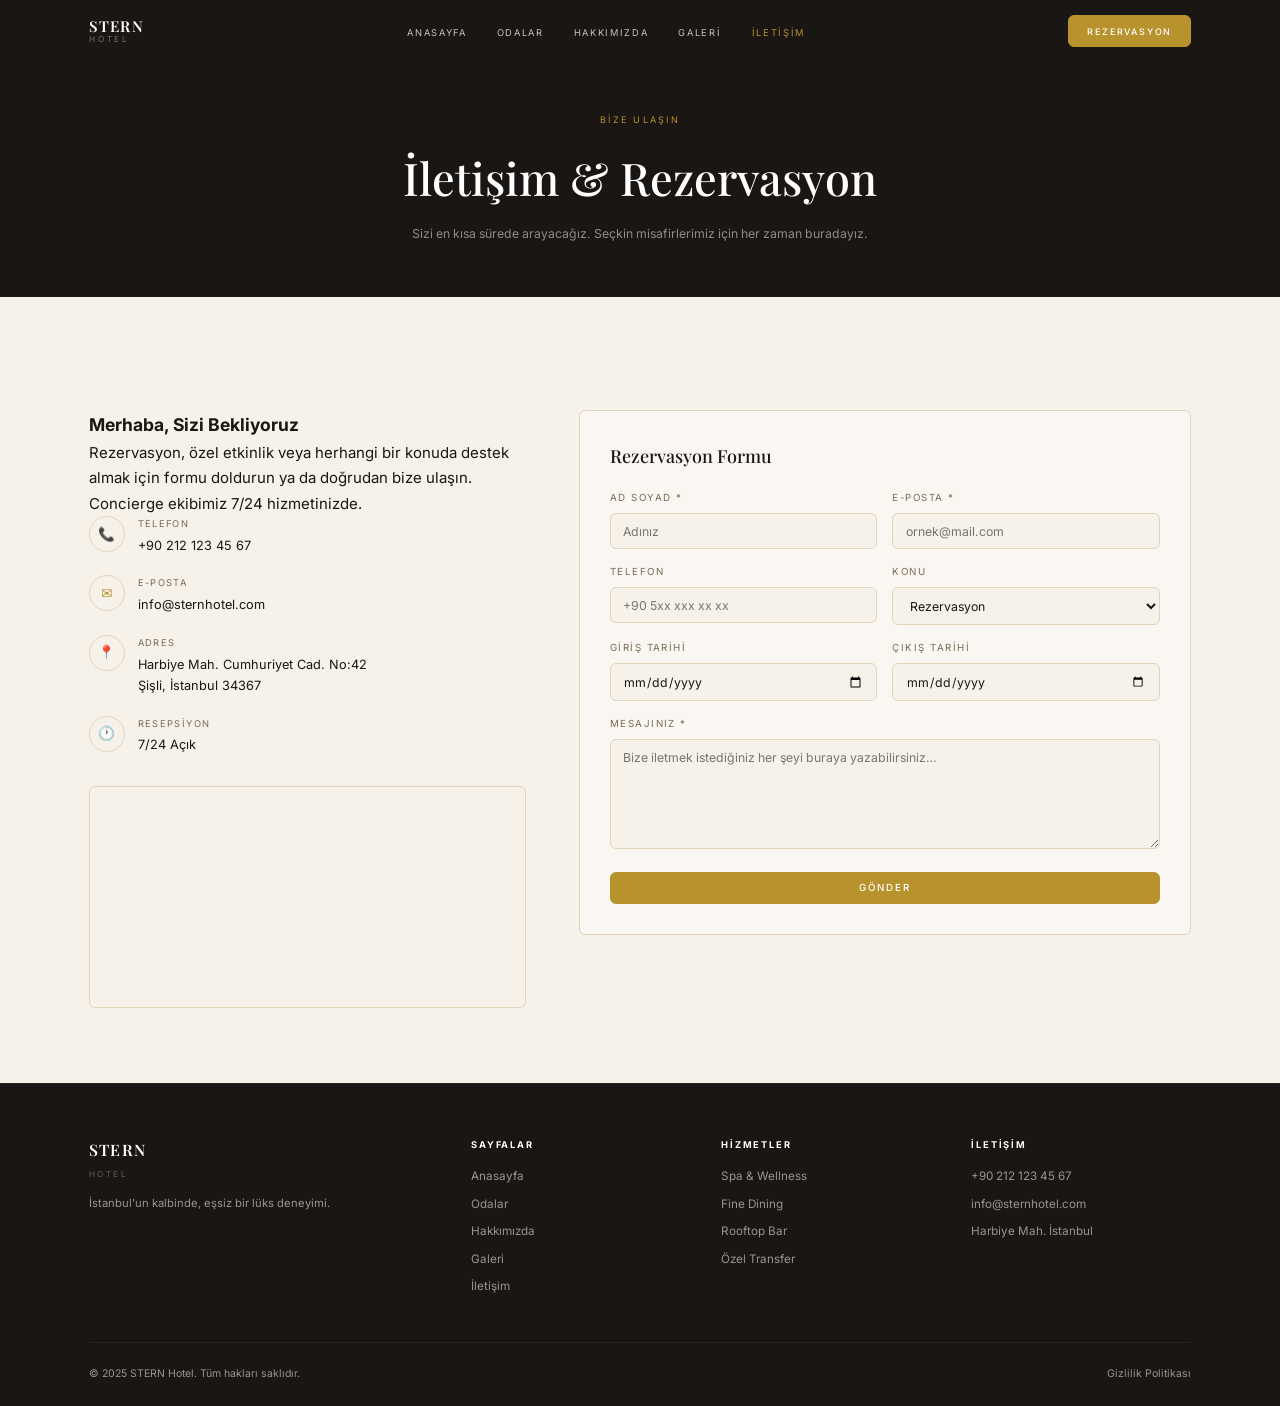
<file: iletisim.html>
<!DOCTYPE html>
<html lang="tr">
<head>
  <meta charset="UTF-8" />
  <meta name="viewport" content="width=device-width, initial-scale=1.0" />
  <title>İletişim & Rezervasyon — STERN Hotel</title>
  <meta name="description" content="Obsidian Palace Hotel ile iletişime geçin veya rezervasyon yapın." />
  <link rel="stylesheet" href="style.css" />
</head>
<body>

  <nav class="navbar">
    <div class="container navbar__inner">
      <a href="index.html" class="navbar__logo">STERN<span>Hotel</span></a>
      <ul class="navbar__links">
        <li><a href="index.html">Anasayfa</a></li>
        <li><a href="odalar.html">Odalar</a></li>
        <li><a href="hakkimizda.html">Hakkımızda</a></li>
        <li><a href="galeri.html">Galeri</a></li>
        <li><a href="iletisim.html" class="active">İletişim</a></li>
      </ul>
      <a href="iletisim.html" class="btn btn-gold navbar__cta">Rezervasyon</a>
      <button class="hamburger" aria-label="Menüyü aç"><span></span><span></span><span></span></button>
    </div>
  </nav>
  <div class="mobile-overlay"></div>
  <nav class="mobile-menu">
    <a href="index.html">Anasayfa</a>
    <a href="odalar.html">Odalar</a>
    <a href="hakkimizda.html">Hakkımızda</a>
    <a href="galeri.html">Galeri</a>
    <a href="iletisim.html">İletişim</a>
    <a href="iletisim.html" class="btn btn-gold">Rezervasyon</a>
  </nav>

  <div class="page-hero">
    <div class="page-hero__content">
      <span class="tag">Bize Ulaşın</span>
      <h1>İletişim & Rezervasyon</h1>
      <p>Sizi en kısa sürede arayacağız. Seçkin misafirlerimiz için her zaman buradayız.</p>
    </div>
  </div>

  <section class="section">
    <div class="container">
      <div class="contact-layout">

        <!-- İletişim Bilgileri -->
        <div class="fade-in-left">
          <h3>Merhaba, Sizi Bekliyoruz</h3>
          <p>Rezervasyon, özel etkinlik veya herhangi bir konuda destek almak için formu doldurun ya da doğrudan bize ulaşın. Concierge ekibimiz 7/24 hizmetinizde.</p>

          <div class="contact-item">
            <div class="contact-item__icon">📞</div>
            <div>
              <div class="contact-item__label">Telefon</div>
              <div class="contact-item__val">+90 212 123 45 67</div>
            </div>
          </div>

          <div class="contact-item">
            <div class="contact-item__icon">✉️</div>
            <div>
              <div class="contact-item__label">E-posta</div>
              <div class="contact-item__val">info@sternhotel.com</div>
            </div>
          </div>

          <div class="contact-item">
            <div class="contact-item__icon">📍</div>
            <div>
              <div class="contact-item__label">Adres</div>
              <div class="contact-item__val">Harbiye Mah. Cumhuriyet Cad. No:42<br>Şişli, İstanbul 34367</div>
            </div>
          </div>

          <div class="contact-item">
            <div class="contact-item__icon">🕐</div>
            <div>
              <div class="contact-item__label">Resepsiyon</div>
              <div class="contact-item__val">7/24 Açık</div>
            </div>
          </div>

          <!-- Harita placeholder -->
          <div style="margin-top:2rem;border-radius:6px;overflow:hidden;border:1px solid var(--border);">
            <iframe
              src="https://www.google.com/maps/embed?pb=!1m18!1m12!1m3!1d12039.79849999999!2d28.98!3d41.05!2m3!1f0!2f0!3f0!3m2!1i1024!2i768!4f13.1!3m3!1m2!1s0x0%3A0x0!2zNDHCsDAzJzAwLjAiTiAyOMKwNTgnNDguMCJF!5e0!3m2!1str!2str!4v1700000000000!5m2!1str!2str"
              width="100%" height="220" style="border:0;display:block;" allowfullscreen="" loading="lazy"
              title="STERN Hotel Konum">
            </iframe>
          </div>
        </div>

        <!-- İletişim Formu -->
        <div class="fade-in-right">
          <div class="contact-form">
            <h3>Rezervasyon Formu</h3>

            <form id="contact-form" novalidate>
              <div class="form-row">
                <div class="form-group">
                  <label for="name">Ad Soyad *</label>
                  <input type="text" id="name" name="name" placeholder="Adınız" required />
                </div>
                <div class="form-group">
                  <label for="email">E-posta *</label>
                  <input type="email" id="email" name="email" placeholder="ornek@mail.com" required />
                </div>
              </div>

              <div class="form-row">
                <div class="form-group">
                  <label for="phone">Telefon</label>
                  <input type="tel" id="phone" name="phone" placeholder="+90 5xx xxx xx xx" />
                </div>
                <div class="form-group">
                  <label for="subject">Konu</label>
                  <select id="subject" name="subject">
                    <option value="Rezervasyon">Rezervasyon</option>
                    <option value="Özel Etkinlik">Özel Etkinlik</option>
                    <option value="Kurumsal">Kurumsal Konaklama</option>
                    <option value="Diğer">Diğer</option>
                  </select>
                </div>
              </div>

              <div class="form-row">
                <div class="form-group">
                  <label for="checkin">Giriş Tarihi</label>
                  <input type="date" id="checkin" name="checkin" />
                </div>
                <div class="form-group">
                  <label for="checkout">Çıkış Tarihi</label>
                  <input type="date" id="checkout" name="checkout" />
                </div>
              </div>

              <div class="form-group">
                <label for="message">Mesajınız *</label>
                <textarea id="message" name="message" placeholder="Bize iletmek istediğiniz her şeyi buraya yazabilirsiniz…" required></textarea>
              </div>

              <button type="submit" class="btn btn-gold" style="width:100%;justify-content:center;">Gönder</button>
            </form>

            <div id="form-success" class="form-success">
              <p style="font-size:1.6rem;margin-bottom:0.5rem;">✦</p>
              <p style="font-size:1rem;color:var(--text);font-family:var(--font-serif);font-weight:500;margin-bottom:0.5rem;">Mesajınız Alındı</p>
              <p style="font-size:0.8rem;color:var(--muted);">En kısa sürede concierge ekibimiz sizinle iletişime geçecektir.</p>
            </div>
          </div>
        </div>

      </div>
    </div>
  </section>

  <footer class="footer">
    <div class="container">
      <div class="footer__grid">
        <div class="footer__brand">
          <div class="footer__logo">STERN</div>
          <div class="footer__logo-sub">Hotel</div>
          <p>İstanbul'un kalbinde, eşsiz bir lüks deneyimi.</p>
        </div>
        <div class="footer__col">
          <h4>Sayfalar</h4>
          <a href="index.html">Anasayfa</a>
          <a href="odalar.html">Odalar</a>
          <a href="hakkimizda.html">Hakkımızda</a>
          <a href="galeri.html">Galeri</a>
          <a href="iletisim.html">İletişim</a>
        </div>
        <div class="footer__col">
          <h4>Hizmetler</h4>
          <a href="#">Spa & Wellness</a>
          <a href="#">Fine Dining</a>
          <a href="#">Rooftop Bar</a>
          <a href="#">Özel Transfer</a>
        </div>
        <div class="footer__col">
          <h4>İletişim</h4>
          <a href="tel:+902121234567">+90 212 123 45 67</a>
          <a href="mailto:info@sternhotel.com">info@sternhotel.com</a>
          <a href="#">Harbiye Mah. İstanbul</a>
        </div>
      </div>
      <div class="footer__bottom">
        <span>© 2025 STERN Hotel. Tüm hakları saklıdır.</span>
        <span><a href="#">Gizlilik Politikası</a></span>
      </div>
    </div>
  </footer>

  <script src="script.js"></script>
</body>
</html>
</file>
<file: style.css>
/* ============================================================
   OBSIDIAN PALACE HOTEL — Ana Stil Dosyası
   ============================================================ */

@import url('https://fonts.googleapis.com/css2?family=Playfair+Display:ital,wght@0,400;0,500;0,600;0,700;1,400;1,500&family=Inter:wght@300;400;500;600&display=swap');

/* ── Değişkenler ── */
:root {
  --bg:        #f6f1e9;
  --bg-card:   #faf7f2;
  --dark:      #1a1614;
  --dark-2:    #221e1b;
  --gold:      #b8922c;
  --gold-lt:   #d4af5a;
  --gold-dk:   #8a6b1e;
  --text:      #1a1614;
  --muted:     #7a6a55;
  --border:    #e2d5bc;
  --white:     #ffffff;
  --radius:    6px;
  --font-serif: 'Playfair Display', Georgia, serif;
  --font-sans:  'Inter', system-ui, sans-serif;
  --transition: 0.3s ease;
}

/* ── Reset ── */
*, *::before, *::after { box-sizing: border-box; margin: 0; padding: 0; }
html { scroll-behavior: smooth; font-size: 15px; }
body { background: var(--bg); color: var(--text); font-family: var(--font-sans); line-height: 1.7; -webkit-font-smoothing: antialiased; }
img { max-width: 100%; display: block; }
a { text-decoration: none; color: inherit; }
ul { list-style: none; }
button { cursor: pointer; font-family: inherit; }

/* ── Yardımcı ── */
.container { width: 100%; max-width: 1140px; margin-inline: auto; padding-inline: 1.25rem; }
.section { padding: 5rem 0; }
.section--dark { background: var(--dark); color: var(--white); }
.section--darker { background: var(--dark-2); color: var(--white); }

.gold { color: var(--gold); }
.serif { font-family: var(--font-serif); }
.text-center { text-align: center; }
.text-muted { color: var(--muted); }

.tag {
  display: inline-block;
  font-size: 0.6rem;
  letter-spacing: 0.25em;
  text-transform: uppercase;
  color: var(--gold);
  margin-bottom: 0.75rem;
}

.section-title {
  font-family: var(--font-serif);
  font-size: clamp(1.6rem, 4vw, 2.5rem);
  font-weight: 500;
  line-height: 1.2;
  margin-bottom: 0.75rem;
}

.section-lead {
  font-size: 0.875rem;
  color: var(--muted);
  max-width: 520px;
  margin-inline: auto;
  line-height: 1.75;
}

/* Ornament divider */
.ornament {
  display: flex;
  align-items: center;
  justify-content: center;
  gap: 1rem;
  margin: 1.5rem 0;
}
.ornament::before,
.ornament::after {
  content: '';
  height: 1px;
  flex: 1;
  max-width: 160px;
  background: linear-gradient(to right, transparent, var(--border));
}
.ornament::after { background: linear-gradient(to left, transparent, var(--border)); }
.ornament span {
  display: flex; gap: 4px; align-items: center;
}
.ornament span i {
  display: block;
  width: 5px; height: 5px;
  border-radius: 50%;
  background: var(--gold);
}
.ornament span i:first-child,
.ornament span i:last-child { width: 4px; height: 4px; opacity: .55; }

/* ── Butonlar ── */
.btn {
  display: inline-flex;
  align-items: center;
  gap: 0.5rem;
  padding: 0.65rem 1.6rem;
  font-size: 0.65rem;
  letter-spacing: 0.2em;
  text-transform: uppercase;
  font-weight: 500;
  border: 1px solid transparent;
  transition: var(--transition);
  border-radius: var(--radius);
}
.btn-gold {
  background: var(--gold);
  color: var(--white);
  border-color: var(--gold);
}
.btn-gold:hover { background: var(--gold-dk); border-color: var(--gold-dk); }
.btn-outline {
  background: transparent;
  color: var(--white);
  border-color: rgba(255,255,255,.35);
}
.btn-outline:hover { border-color: var(--gold); color: var(--gold); }
.btn-outline-dark {
  background: transparent;
  color: var(--text);
  border-color: var(--border);
}
.btn-outline-dark:hover { border-color: var(--gold); color: var(--gold); }

/* ============================================================
   NAVBAR
   ============================================================ */
.navbar {
  position: fixed;
  top: 0; left: 0; right: 0;
  z-index: 900;
  padding: 1rem 0;
  transition: background var(--transition), padding var(--transition), box-shadow var(--transition);
}
.navbar.scrolled {
  background: var(--dark);
  padding: 0.6rem 0;
  box-shadow: 0 2px 20px rgba(0,0,0,.35);
}
.navbar__inner {
  display: flex;
  align-items: center;
  justify-content: space-between;
}
.navbar__logo {
  font-family: var(--font-serif);
  font-size: 1rem;
  font-weight: 600;
  letter-spacing: 0.08em;
  color: var(--white);
  line-height: 1.1;
}
.navbar__logo span {
  display: block;
  font-family: var(--font-sans);
  font-size: 0.55rem;
  font-weight: 300;
  letter-spacing: 0.35em;
  text-transform: uppercase;
  color: rgba(255,255,255,.5);
}
.navbar__links {
  display: flex;
  align-items: center;
  gap: 2rem;
}
.navbar__links a {
  font-size: 0.62rem;
  letter-spacing: 0.18em;
  text-transform: uppercase;
  color: rgba(255,255,255,.75);
  transition: color var(--transition);
}
.navbar__links a:hover,
.navbar__links a.active { color: var(--gold); }
.navbar__cta {
  font-size: 0.6rem;
  letter-spacing: 0.2em;
  padding: 0.5rem 1.2rem;
}
/* Hamburger */
.hamburger {
  display: none;
  flex-direction: column;
  gap: 5px;
  background: none;
  border: none;
  padding: 4px;
  cursor: pointer;
}
.hamburger span {
  display: block;
  width: 24px; height: 1.5px;
  background: var(--white);
  transition: var(--transition);
}
.hamburger.open span:nth-child(1) { transform: translateY(6.5px) rotate(45deg); }
.hamburger.open span:nth-child(2) { opacity: 0; }
.hamburger.open span:nth-child(3) { transform: translateY(-6.5px) rotate(-45deg); }

/* Mobile drawer */
.mobile-menu {
  position: fixed;
  top: 0; right: 0; bottom: 0;
  width: 280px;
  background: var(--dark);
  z-index: 800;
  transform: translateX(100%);
  transition: transform 0.4s cubic-bezier(.77,0,.175,1);
  display: flex;
  flex-direction: column;
  padding: 5rem 2rem 2.5rem;
  border-left: 1px solid rgba(255,255,255,.06);
}
.mobile-menu.open { transform: translateX(0); }
.mobile-menu a {
  display: block;
  padding: 0.85rem 0;
  font-size: 0.7rem;
  letter-spacing: 0.22em;
  text-transform: uppercase;
  color: rgba(255,255,255,.65);
  border-bottom: 1px solid rgba(255,255,255,.06);
  transition: color var(--transition);
}
.mobile-menu a:hover { color: var(--gold); }
.mobile-menu .btn { margin-top: 1.5rem; align-self: flex-start; }
.mobile-overlay {
  display: none;
  position: fixed; inset: 0;
  background: rgba(0,0,0,.55);
  z-index: 799;
}
.mobile-overlay.open { display: block; }

/* ============================================================
   HERO
   ============================================================ */
.hero {
  position: relative;
  min-height: 100vh;
  display: flex;
  align-items: center;
  justify-content: center;
  text-align: center;
  overflow: hidden;
}
.hero__bg {
  position: absolute; inset: 0;
  background-image: url('https://images.unsplash.com/photo-1551882547-ff40c63fe5fa?w=1600&q=80');
  background-size: cover;
  background-position: center;
}
.hero__bg::after {
  content: '';
  position: absolute; inset: 0;
  background: linear-gradient(to bottom, rgba(15,12,10,.6) 0%, rgba(15,12,10,.5) 60%, rgba(15,12,10,.75) 100%);
}
.hero__content {
  position: relative;
  z-index: 2;
  color: var(--white);
  padding: 2rem 1.25rem;
}
.hero__tag {
  font-size: 0.6rem;
  letter-spacing: 0.3em;
  text-transform: uppercase;
  color: var(--gold-lt);
  display: block;
  margin-bottom: 1.25rem;
}
.hero__title {
  font-family: var(--font-serif);
  font-size: clamp(2.2rem, 7vw, 4.5rem);
  font-weight: 500;
  line-height: 1.1;
  margin-bottom: 1.25rem;
}
.hero__title em { color: var(--gold-lt); font-style: italic; }
.hero__desc {
  font-size: 0.875rem;
  color: rgba(255,255,255,.7);
  max-width: 500px;
  margin: 0 auto 2rem;
  line-height: 1.75;
}
.hero__actions { display: flex; gap: 1rem; justify-content: center; flex-wrap: wrap; }
.hero__scroll {
  position: absolute;
  bottom: 2rem; left: 50%;
  transform: translateX(-50%);
  z-index: 2;
  display: flex;
  flex-direction: column;
  align-items: center;
  gap: 0.4rem;
}
.hero__scroll span {
  font-size: 0.55rem;
  letter-spacing: 0.25em;
  text-transform: uppercase;
  color: rgba(255,255,255,.4);
}
.hero__scroll-line {
  width: 1px; height: 40px;
  background: linear-gradient(to bottom, var(--gold), transparent);
  animation: scrollLine 2s ease-in-out infinite;
}
@keyframes scrollLine { 0%,100% { opacity: .4; } 50% { opacity: 1; } }

/* ============================================================
   TRANSITION BRIDGE
   ============================================================ */
.bridge {
  background: var(--bg);
  padding: 4rem 0;
  position: relative;
}
.bridge::after {
  content: '';
  position: absolute;
  bottom: 0; left: 0; right: 0;
  height: 60px;
  background: linear-gradient(to bottom, transparent, rgba(26,22,20,.12));
  pointer-events: none;
}
.bridge__stats {
  display: grid;
  grid-template-columns: repeat(4, 1fr);
  gap: 1.5rem;
  margin-bottom: 2.5rem;
}
.bridge__stat { text-align: center; }
.bridge__stat-val {
  font-family: var(--font-serif);
  font-size: 2.2rem;
  font-weight: 500;
  color: var(--gold);
  line-height: 1;
  margin-bottom: 0.35rem;
}
.bridge__stat-label {
  font-size: 0.58rem;
  letter-spacing: 0.22em;
  text-transform: uppercase;
  color: var(--muted);
  font-weight: 400;
}
.bridge__quote {
  text-align: center;
  font-family: var(--font-serif);
  font-style: italic;
  font-size: 0.9rem;
  color: var(--muted);
  max-width: 560px;
  margin-inline: auto;
  line-height: 1.75;
}

/* ============================================================
   VIDEO SECTION
   ============================================================ */
.video-section {
  position: relative;
  height: 75vh;
  min-height: 420px;
  overflow: hidden;
  display: flex;
  align-items: center;
  justify-content: center;
}
.video-section video {
  position: absolute; inset: 0;
  width: 100%; height: 100%;
  object-fit: cover;
}
.video-section__overlay {
  position: absolute; inset: 0;
  background: rgba(15,12,10,.6);
}
/* Gold corner frames */
.video-section__corner {
  position: absolute;
  width: 50px; height: 50px;
  border-color: rgba(184,146,44,.4);
  border-style: solid;
  pointer-events: none;
}
.video-section__corner--tl { top: 28px; left: 28px; border-width: 1px 0 0 1px; }
.video-section__corner--tr { top: 28px; right: 28px; border-width: 1px 1px 0 0; }
.video-section__corner--bl { bottom: 28px; left: 28px; border-width: 0 0 1px 1px; }
.video-section__corner--br { bottom: 28px; right: 28px; border-width: 0 1px 1px 0; }
.video-section__content {
  position: relative;
  z-index: 2;
  text-align: center;
  color: var(--white);
  padding: 1.25rem;
}
.video-section__content h2 {
  font-family: var(--font-serif);
  font-size: clamp(1.5rem, 4vw, 2.8rem);
  font-weight: 400;
  margin-bottom: 0.6rem;
  text-shadow: 0 2px 12px rgba(0,0,0,.4);
}
.video-section__content p {
  font-size: 0.8rem;
  color: rgba(255,255,255,.6);
  margin-bottom: 1.5rem;
  letter-spacing: 0.05em;
}
.video-controls {
  position: absolute;
  bottom: 1.25rem; right: 1.25rem;
  z-index: 3;
  display: flex; gap: 0.5rem;
}
.video-controls button {
  width: 36px; height: 36px;
  border-radius: 50%;
  border: 1px solid rgba(255,255,255,.2);
  background: rgba(15,12,10,.5);
  color: var(--white);
  font-size: 0.75rem;
  display: flex; align-items: center; justify-content: center;
  transition: var(--transition);
}
.video-controls button:hover { border-color: var(--gold); color: var(--gold); }

/* ============================================================
   FEATURED ROOMS
   ============================================================ */
.rooms-grid {
  display: grid;
  grid-template-columns: repeat(3, 1fr);
  gap: 1.5rem;
  margin-top: 2.5rem;
}
.room-card {
  background: var(--bg-card);
  border: 1px solid var(--border);
  border-radius: var(--radius);
  overflow: hidden;
  transition: transform var(--transition), box-shadow var(--transition);
}
.room-card:hover { transform: translateY(-4px); box-shadow: 0 12px 30px rgba(0,0,0,.1); }
.room-card__img { height: 200px; overflow: hidden; }
.room-card__img img { width: 100%; height: 100%; object-fit: cover; transition: transform 0.6s ease; }
.room-card:hover .room-card__img img { transform: scale(1.05); }
.room-card__body { padding: 1.25rem; }
.room-card__name {
  font-family: var(--font-serif);
  font-size: 1.05rem;
  font-weight: 500;
  margin-bottom: 0.35rem;
}
.room-card__meta {
  font-size: 0.7rem;
  color: var(--muted);
  margin-bottom: 0.75rem;
  display: flex; gap: 1rem;
}
.room-card__meta span { display: flex; align-items: center; gap: 0.3rem; }
.room-card__price {
  font-family: var(--font-serif);
  font-size: 1.1rem;
  color: var(--gold);
  font-weight: 500;
  margin-bottom: 1rem;
}
.room-card__price small { font-family: var(--font-sans); font-size: 0.65rem; color: var(--muted); font-weight: 400; }

/* ============================================================
   AMENITIES
   ============================================================ */
.amenities-grid {
  display: grid;
  grid-template-columns: repeat(4, 1fr);
  gap: 1.25rem;
  margin-top: 2.5rem;
}
.amenity-card {
  text-align: center;
  padding: 1.75rem 1rem;
  border: 1px solid rgba(255,255,255,.07);
  border-radius: var(--radius);
  background: rgba(255,255,255,.03);
  transition: border-color var(--transition), background var(--transition);
}
.amenity-card:hover { border-color: rgba(184,146,44,.3); background: rgba(184,146,44,.04); }
.amenity-card__icon { font-size: 1.6rem; margin-bottom: 0.75rem; }
.amenity-card__name {
  font-family: var(--font-serif);
  font-size: 0.9rem;
  font-weight: 500;
  color: var(--white);
  margin-bottom: 0.4rem;
}
.amenity-card__desc { font-size: 0.72rem; color: rgba(255,255,255,.4); line-height: 1.6; }

/* ============================================================
   TESTIMONIALS
   ============================================================ */
.testimonials-grid {
  display: grid;
  grid-template-columns: repeat(2, 1fr);
  gap: 1.5rem;
  margin-top: 2.5rem;
}
.testimonial-card {
  background: var(--bg-card);
  border: 1px solid var(--border);
  border-radius: var(--radius);
  padding: 1.75rem;
}
.testimonial-card__stars { color: var(--gold); font-size: 0.75rem; margin-bottom: 0.85rem; letter-spacing: 0.1em; }
.testimonial-card__text {
  font-family: var(--font-serif);
  font-style: italic;
  font-size: 0.9rem;
  line-height: 1.75;
  color: var(--muted);
  margin-bottom: 1.25rem;
}
.testimonial-card__author { display: flex; align-items: center; gap: 0.75rem; }
.testimonial-card__avatar {
  width: 38px; height: 38px;
  border-radius: 50%;
  object-fit: cover;
  border: 1.5px solid var(--border);
}
.testimonial-card__name { font-size: 0.8rem; font-weight: 600; margin-bottom: 0.15rem; }
.testimonial-card__meta { font-size: 0.65rem; color: var(--muted); }

/* ============================================================
   PAGE HERO (sub-pages)
   ============================================================ */
.page-hero {
  background: var(--dark);
  padding: 7rem 0 3.5rem;
  text-align: center;
  color: var(--white);
  position: relative;
  overflow: hidden;
}
.page-hero::before {
  content: '';
  position: absolute; inset: 0;
  background-image: url('https://images.unsplash.com/photo-1582719478250-c89cae4dc85b?w=1400&q=70');
  background-size: cover;
  background-position: center;
  opacity: 0.12;
}
.page-hero__content { position: relative; z-index: 2; }
.page-hero h1 {
  font-family: var(--font-serif);
  font-size: clamp(1.8rem, 5vw, 3rem);
  font-weight: 500;
  margin-bottom: 0.6rem;
}
.page-hero p { font-size: 0.82rem; color: rgba(255,255,255,.5); }

/* ============================================================
   ODALAR PAGE
   ============================================================ */
.rooms-page-grid {
  display: grid;
  grid-template-columns: repeat(2, 1fr);
  gap: 2rem;
  margin-top: 2.5rem;
}
.room-detail-card {
  background: var(--bg-card);
  border: 1px solid var(--border);
  border-radius: var(--radius);
  overflow: hidden;
  display: flex;
  flex-direction: column;
  transition: transform var(--transition), box-shadow var(--transition);
}
.room-detail-card:hover { transform: translateY(-3px); box-shadow: 0 10px 28px rgba(0,0,0,.09); }
.room-detail-card__img { height: 240px; overflow: hidden; }
.room-detail-card__img img { width: 100%; height: 100%; object-fit: cover; transition: transform 0.6s ease; }
.room-detail-card:hover .room-detail-card__img img { transform: scale(1.04); }
.room-detail-card__body { padding: 1.5rem; flex: 1; display: flex; flex-direction: column; }
.room-detail-card__name {
  font-family: var(--font-serif);
  font-size: 1.2rem;
  font-weight: 500;
  margin-bottom: 0.5rem;
}
.room-detail-card__desc {
  font-size: 0.8rem;
  color: var(--muted);
  line-height: 1.7;
  margin-bottom: 1rem;
  flex: 1;
}
.room-detail-card__meta {
  display: flex;
  gap: 1rem;
  flex-wrap: wrap;
  font-size: 0.7rem;
  color: var(--muted);
  margin-bottom: 1rem;
}
.room-detail-card__meta span { display: flex; align-items: center; gap: 0.3rem; }
.room-detail-card__footer {
  display: flex;
  align-items: center;
  justify-content: space-between;
  padding-top: 1rem;
  border-top: 1px solid var(--border);
}
.room-detail-card__price {
  font-family: var(--font-serif);
  font-size: 1.2rem;
  color: var(--gold);
  font-weight: 500;
}
.room-detail-card__price small { font-family: var(--font-sans); font-size: 0.65rem; color: var(--muted); font-weight: 400; }

/* ============================================================
   GALLERY PAGE
   ============================================================ */
.gallery-grid {
  display: grid;
  grid-template-columns: repeat(3, 1fr);
  gap: 0.75rem;
  margin-top: 2.5rem;
}
.gallery-item {
  aspect-ratio: 4/3;
  overflow: hidden;
  border-radius: var(--radius);
  position: relative;
  cursor: pointer;
}
.gallery-item.wide { grid-column: span 2; }
.gallery-item.tall { grid-row: span 2; }
.gallery-item img { width: 100%; height: 100%; object-fit: cover; transition: transform 0.5s ease; }
.gallery-item:hover img { transform: scale(1.06); }
.gallery-item__overlay {
  position: absolute; inset: 0;
  background: rgba(15,12,10,0);
  display: flex; align-items: center; justify-content: center;
  transition: background var(--transition);
}
.gallery-item:hover .gallery-item__overlay { background: rgba(15,12,10,.35); }
.gallery-item__label {
  color: var(--white);
  font-size: 0.7rem;
  letter-spacing: 0.18em;
  text-transform: uppercase;
  opacity: 0;
  transition: opacity var(--transition);
}
.gallery-item:hover .gallery-item__label { opacity: 1; }

/* Lightbox */
.lightbox {
  display: none;
  position: fixed; inset: 0;
  background: rgba(0,0,0,.92);
  z-index: 9999;
  align-items: center;
  justify-content: center;
}
.lightbox.open { display: flex; }
.lightbox img { max-width: 90vw; max-height: 88vh; object-fit: contain; border-radius: 4px; }
.lightbox__close {
  position: absolute;
  top: 1.25rem; right: 1.25rem;
  background: none; border: none;
  color: rgba(255,255,255,.7);
  font-size: 1.5rem;
  cursor: pointer;
  line-height: 1;
  transition: color var(--transition);
}
.lightbox__close:hover { color: var(--gold); }

/* ============================================================
   HAKKIMIZDA PAGE
   ============================================================ */
.about-layout {
  display: grid;
  grid-template-columns: 1fr 1fr;
  gap: 4rem;
  align-items: center;
}
.about-img-wrap { position: relative; }
.about-img-wrap img {
  width: 100%;
  border-radius: var(--radius);
  display: block;
}
.about-img-wrap::before {
  content: '';
  position: absolute;
  top: -10px; left: -10px;
  right: 20px; bottom: 20px;
  border: 1px solid rgba(184,146,44,.25);
  border-radius: var(--radius);
  z-index: -1;
}
.about-body .tag { display: block; }
.about-body p {
  font-size: 0.85rem;
  color: var(--muted);
  line-height: 1.8;
  margin-bottom: 1rem;
}
.values-grid {
  display: grid;
  grid-template-columns: repeat(3, 1fr);
  gap: 1.5rem;
  margin-top: 2.5rem;
}
.value-card {
  padding: 1.75rem;
  border: 1px solid var(--border);
  border-radius: var(--radius);
  background: var(--bg-card);
  text-align: center;
}
.value-card__icon { font-size: 1.8rem; margin-bottom: 0.75rem; }
.value-card__title {
  font-family: var(--font-serif);
  font-size: 0.95rem;
  font-weight: 500;
  margin-bottom: 0.5rem;
}
.value-card__desc { font-size: 0.75rem; color: var(--muted); line-height: 1.7; }
.team-grid {
  display: grid;
  grid-template-columns: repeat(4, 1fr);
  gap: 1.5rem;
  margin-top: 2.5rem;
}
.team-card { text-align: center; }
.team-card img {
  width: 100%; aspect-ratio: 1;
  border-radius: 50%;
  object-fit: cover;
  margin-bottom: 0.75rem;
  border: 2px solid var(--border);
  transition: border-color var(--transition);
}
.team-card:hover img { border-color: var(--gold); }
.team-card__name { font-family: var(--font-serif); font-size: 0.9rem; font-weight: 500; }
.team-card__role { font-size: 0.65rem; color: var(--muted); text-transform: uppercase; letter-spacing: 0.1em; }

/* ============================================================
   İLETİŞİM PAGE
   ============================================================ */
.contact-layout {
  display: grid;
  grid-template-columns: 1fr 1.4fr;
  gap: 3.5rem;
  margin-top: 2.5rem;
}
.contact-info h3 {
  font-family: var(--font-serif);
  font-size: 1.4rem;
  font-weight: 500;
  margin-bottom: 0.75rem;
}
.contact-info p { font-size: 0.82rem; color: var(--muted); line-height: 1.8; margin-bottom: 1.5rem; }
.contact-item {
  display: flex;
  gap: 0.85rem;
  align-items: flex-start;
  margin-bottom: 1.25rem;
}
.contact-item__icon {
  width: 36px; height: 36px;
  border-radius: 50%;
  border: 1px solid var(--border);
  display: flex; align-items: center; justify-content: center;
  font-size: 0.9rem;
  flex-shrink: 0;
  color: var(--gold);
}
.contact-item__label { font-size: 0.62rem; color: var(--muted); text-transform: uppercase; letter-spacing: 0.15em; margin-bottom: 0.2rem; }
.contact-item__val { font-size: 0.85rem; }
/* Form */
.contact-form { background: var(--bg-card); border: 1px solid var(--border); border-radius: var(--radius); padding: 2rem; }
.contact-form h3 {
  font-family: var(--font-serif);
  font-size: 1.2rem;
  font-weight: 500;
  margin-bottom: 1.25rem;
}
.form-row { display: grid; grid-template-columns: 1fr 1fr; gap: 1rem; }
.form-group { margin-bottom: 1rem; }
.form-group label { display: block; font-size: 0.65rem; text-transform: uppercase; letter-spacing: 0.15em; color: var(--muted); margin-bottom: 0.4rem; }
.form-group input,
.form-group textarea,
.form-group select {
  width: 100%;
  padding: 0.65rem 0.85rem;
  border: 1px solid var(--border);
  border-radius: var(--radius);
  background: var(--bg);
  font-family: var(--font-sans);
  font-size: 0.82rem;
  color: var(--text);
  outline: none;
  transition: border-color var(--transition);
}
.form-group input:focus,
.form-group textarea:focus,
.form-group select:focus { border-color: var(--gold); }
.form-group textarea { resize: vertical; min-height: 110px; }
.form-success {
  display: none;
  text-align: center;
  padding: 2rem;
  color: var(--gold);
  font-family: var(--font-serif);
  font-style: italic;
}
.form-success.show { display: block; }

/* ============================================================
   FOOTER
   ============================================================ */
.footer {
  background: var(--dark);
  color: rgba(255,255,255,.55);
  padding: 3.5rem 0 1.5rem;
  border-top: 1px solid rgba(255,255,255,.05);
}
.footer__grid {
  display: grid;
  grid-template-columns: 1.6fr 1fr 1fr 1fr;
  gap: 2rem;
  margin-bottom: 2.5rem;
}
.footer__brand { }
.footer__logo {
  font-family: var(--font-serif);
  font-size: 1.05rem;
  font-weight: 600;
  letter-spacing: 0.08em;
  color: var(--white);
  margin-bottom: 0.25rem;
}
.footer__logo-sub {
  font-size: 0.55rem;
  letter-spacing: 0.3em;
  text-transform: uppercase;
  color: rgba(255,255,255,.3);
  margin-bottom: 0.85rem;
}
.footer__brand p { font-size: 0.75rem; line-height: 1.75; }
.footer__col h4 {
  font-size: 0.62rem;
  letter-spacing: 0.2em;
  text-transform: uppercase;
  color: var(--white);
  margin-bottom: 1rem;
}
.footer__col a {
  display: block;
  font-size: 0.78rem;
  margin-bottom: 0.5rem;
  transition: color var(--transition);
}
.footer__col a:hover { color: var(--gold); }
.footer__bottom {
  border-top: 1px solid rgba(255,255,255,.06);
  padding-top: 1.5rem;
  display: flex;
  align-items: center;
  justify-content: space-between;
  font-size: 0.7rem;
}
.footer__bottom a:hover { color: var(--gold); }

/* ============================================================
   ANIMATIONS
   ============================================================ */
.fade-in { opacity: 0; transform: translateY(20px); transition: opacity 0.6s ease, transform 0.6s ease; }
.fade-in.visible { opacity: 1; transform: translateY(0); }
.fade-in-left { opacity: 0; transform: translateX(-25px); transition: opacity 0.7s ease, transform 0.7s ease; }
.fade-in-left.visible { opacity: 1; transform: translateX(0); }
.fade-in-right { opacity: 0; transform: translateX(25px); transition: opacity 0.7s ease, transform 0.7s ease; }
.fade-in-right.visible { opacity: 1; transform: translateX(0); }
.delay-1 { transition-delay: 0.1s; }
.delay-2 { transition-delay: 0.2s; }
.delay-3 { transition-delay: 0.3s; }
.delay-4 { transition-delay: 0.4s; }

/* ============================================================
   RESPONSIVE
   ============================================================ */
@media (max-width: 1024px) {
  .amenities-grid { grid-template-columns: repeat(2, 1fr); }
  .team-grid { grid-template-columns: repeat(2, 1fr); }
  .footer__grid { grid-template-columns: 1fr 1fr; }
}

@media (max-width: 768px) {
  .navbar__links,
  .navbar__cta { display: none; }
  .hamburger { display: flex; }
  .rooms-grid { grid-template-columns: 1fr; }
  .rooms-page-grid { grid-template-columns: 1fr; }
  .gallery-grid { grid-template-columns: repeat(2, 1fr); }
  .gallery-item.wide { grid-column: span 1; }
  .gallery-item.tall { grid-row: span 1; }
  .testimonials-grid { grid-template-columns: 1fr; }
  .about-layout { grid-template-columns: 1fr; }
  .contact-layout { grid-template-columns: 1fr; }
  .form-row { grid-template-columns: 1fr; }
  .values-grid { grid-template-columns: 1fr; }
  .bridge__stats { grid-template-columns: repeat(2, 1fr); }
  .footer__grid { grid-template-columns: 1fr; }
  .amenities-grid { grid-template-columns: repeat(2, 1fr); }
  .team-grid { grid-template-columns: repeat(2, 1fr); }
}

@media (max-width: 480px) {
  .gallery-grid { grid-template-columns: 1fr; }
  .amenities-grid { grid-template-columns: 1fr; }
}

.video-box {
  width: 100%;
  height: 100%;
  overflow: hidden;
}

.video-box video {
  width: 100%;
  height: 100%;
  object-fit: cover;
}
</file>
